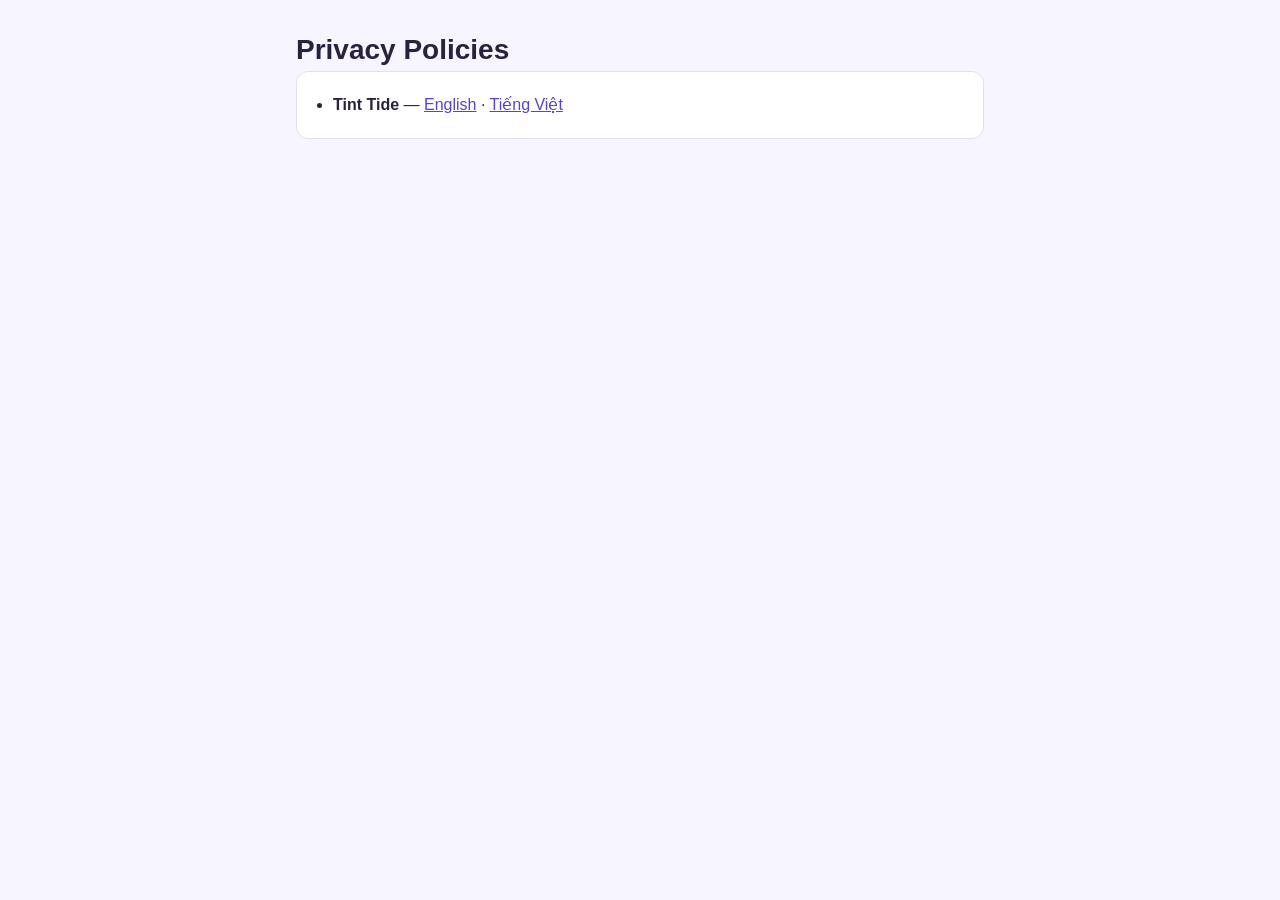
<file: index.html>
<!doctype html>
<html lang="en">
<head>
  <meta charset="utf-8">
  <meta name="viewport" content="width=device-width, initial-scale=1">
  <title>Privacy Policies</title>
  <link rel="stylesheet" href="assets/style.css">
</head>
<body>
<main>
  <h1>Privacy Policies</h1>
  <div class="card">
    <ul>
      <li><strong>Tint Tide</strong> — <a href="tint-tide/en.html" hreflang="en">English</a> · <a href="tint-tide/vi.html" hreflang="vi">Tiếng Việt</a></li>
    </ul>
  </div>
</main>
</body>
</html>
</file>
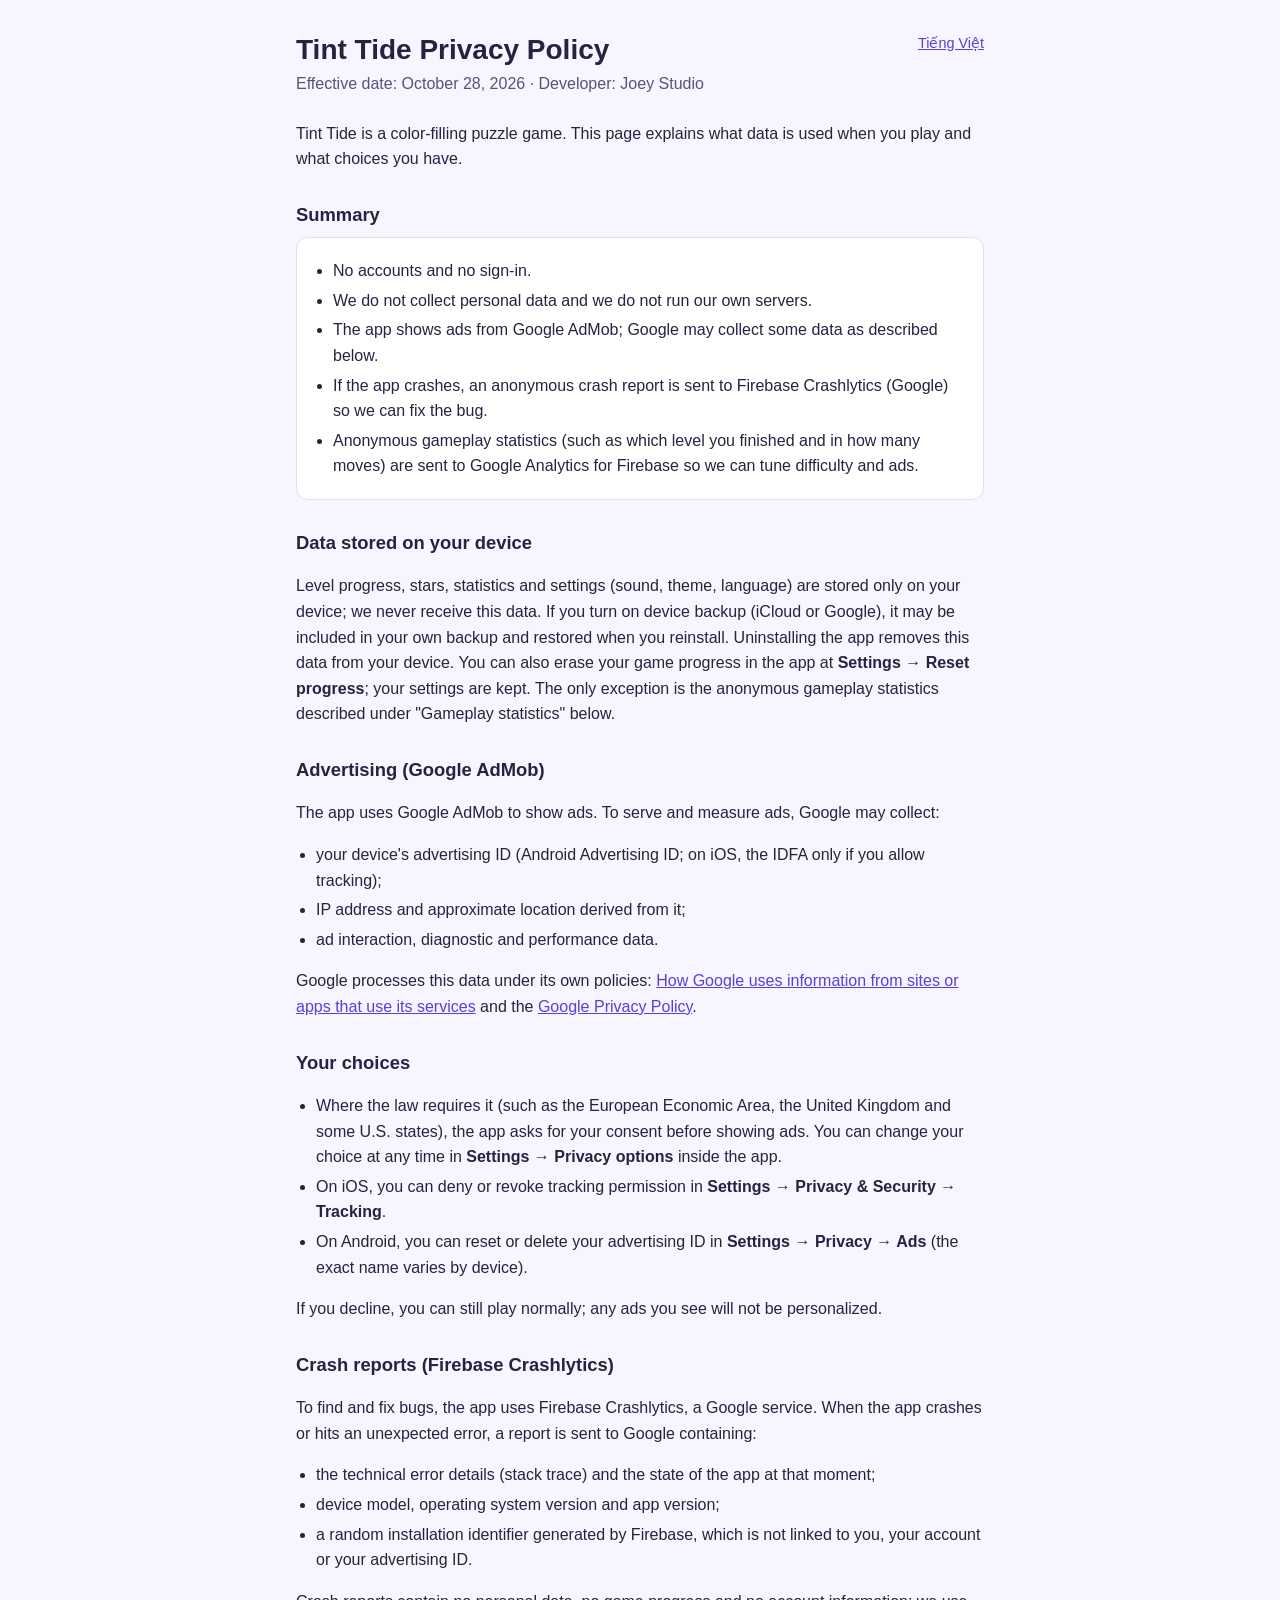
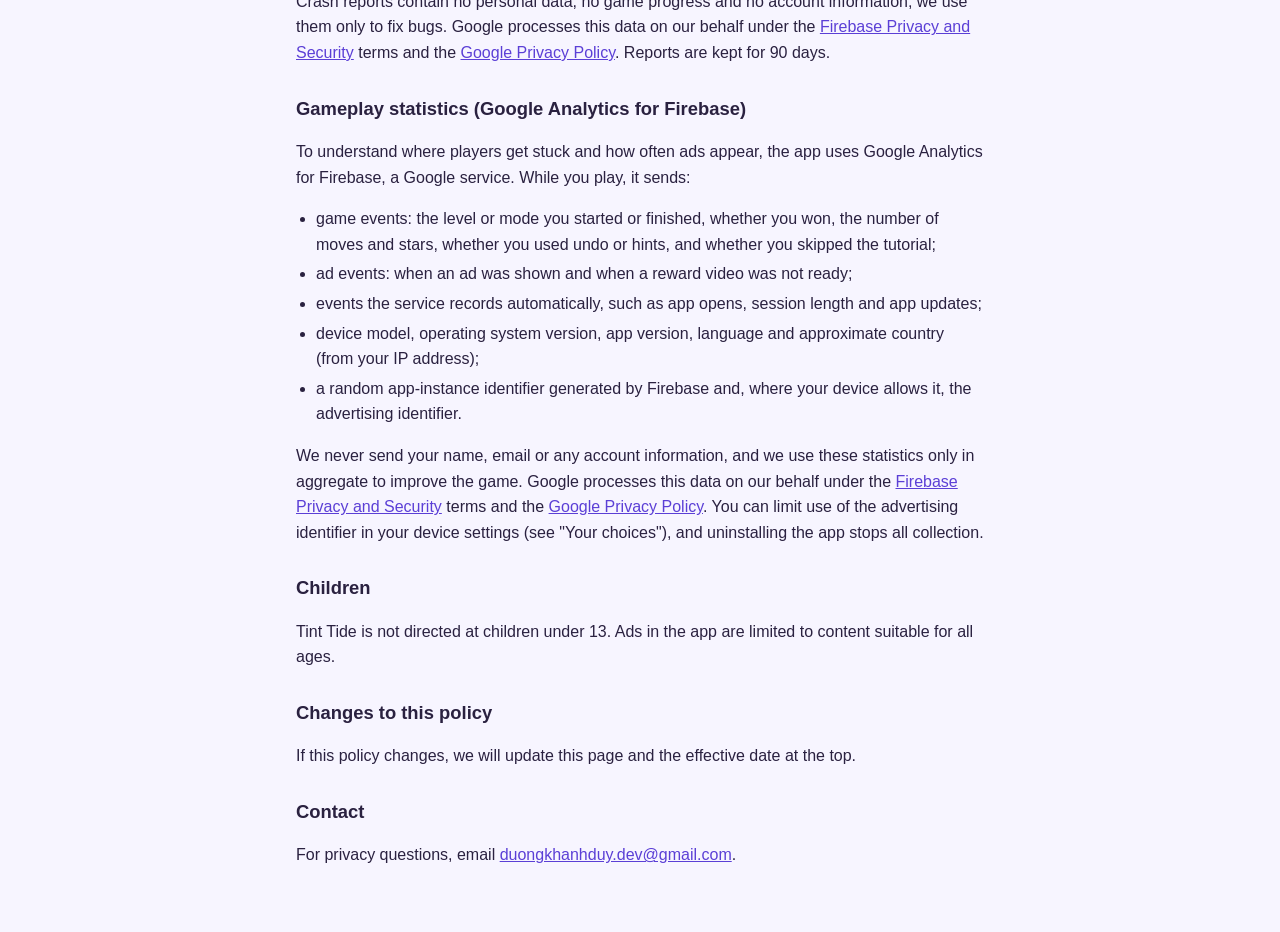
<file: color-flood/index.html>
<!doctype html>
<html lang="en">
<head>
  <meta charset="utf-8">
  <meta name="viewport" content="width=device-width, initial-scale=1">
  <title>Tint Tide Privacy Policy</title>
  <meta http-equiv="refresh" content="0; url=../tint-tide/index.html">
  <link rel="canonical" href="../tint-tide/index.html">
</head>
<body>
  <p><a href="../tint-tide/index.html">Tint Tide Privacy Policy</a></p>
</body>
</html>
</file>
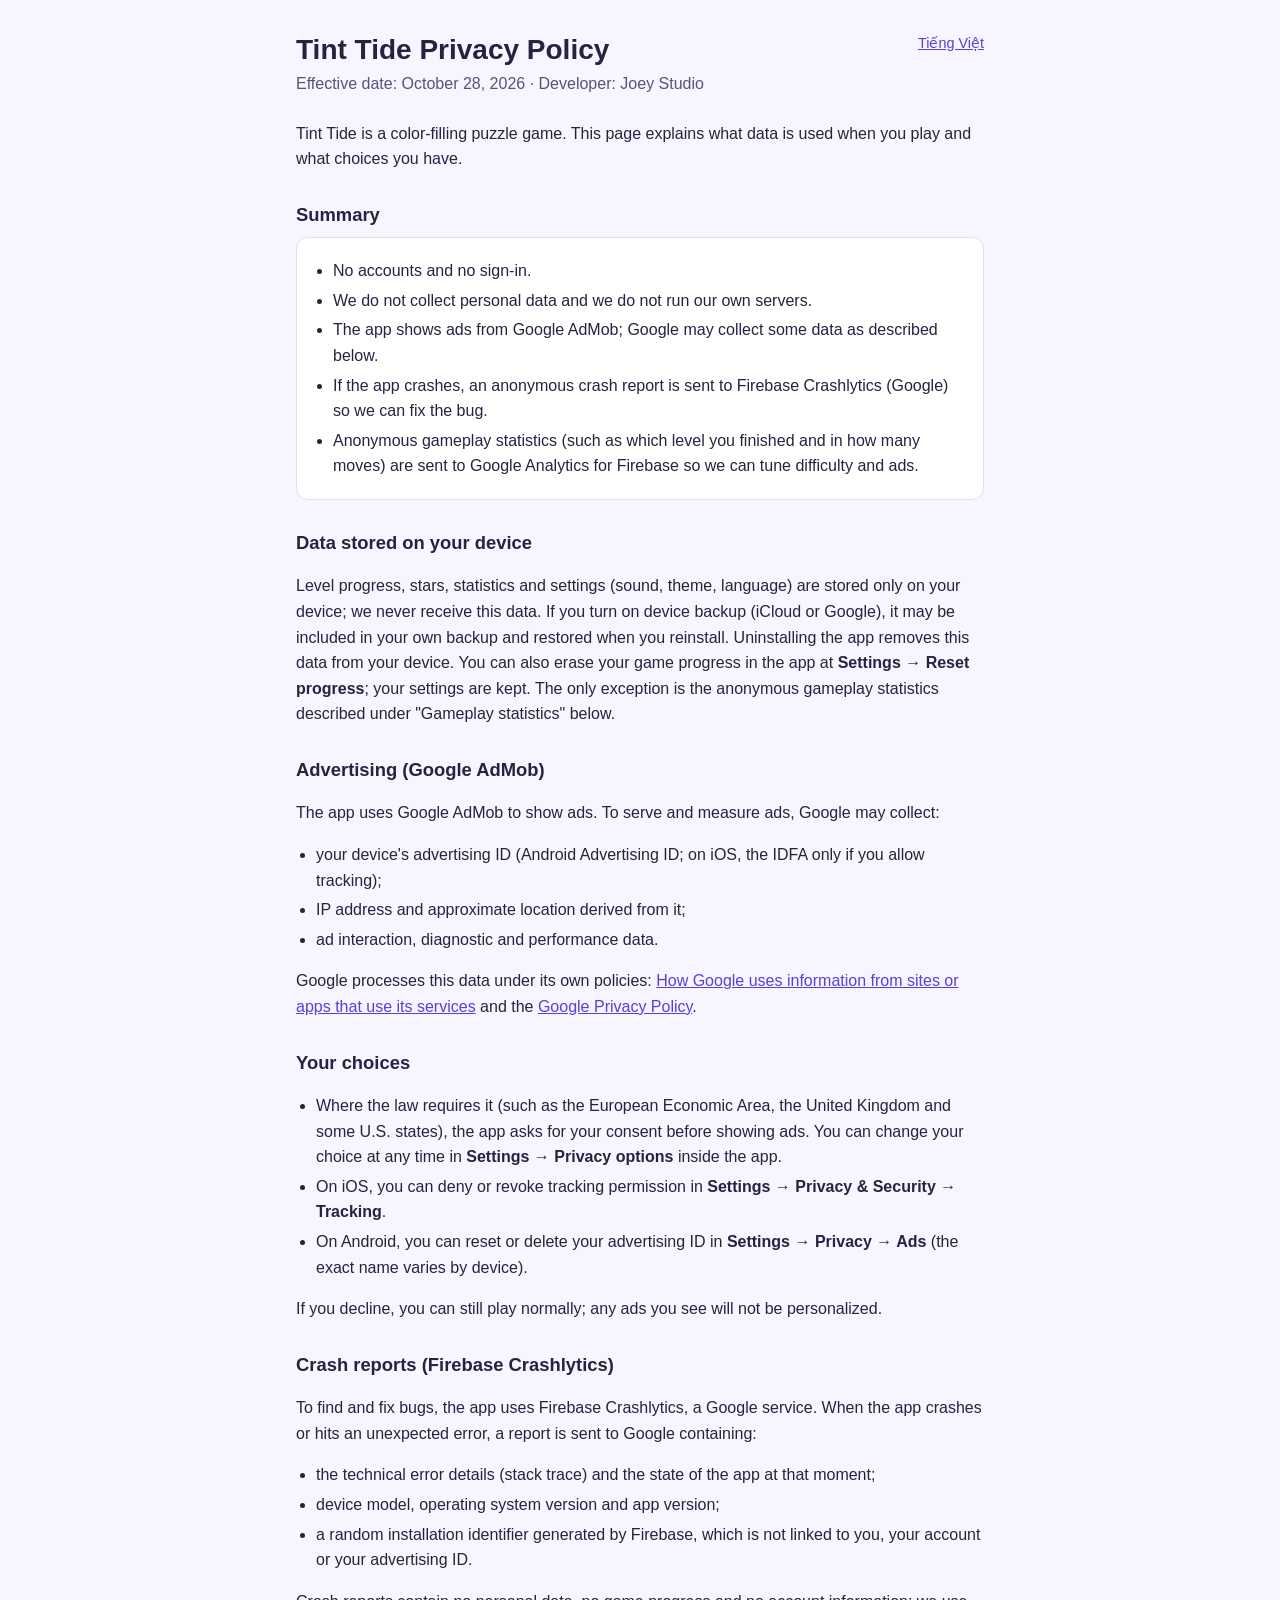
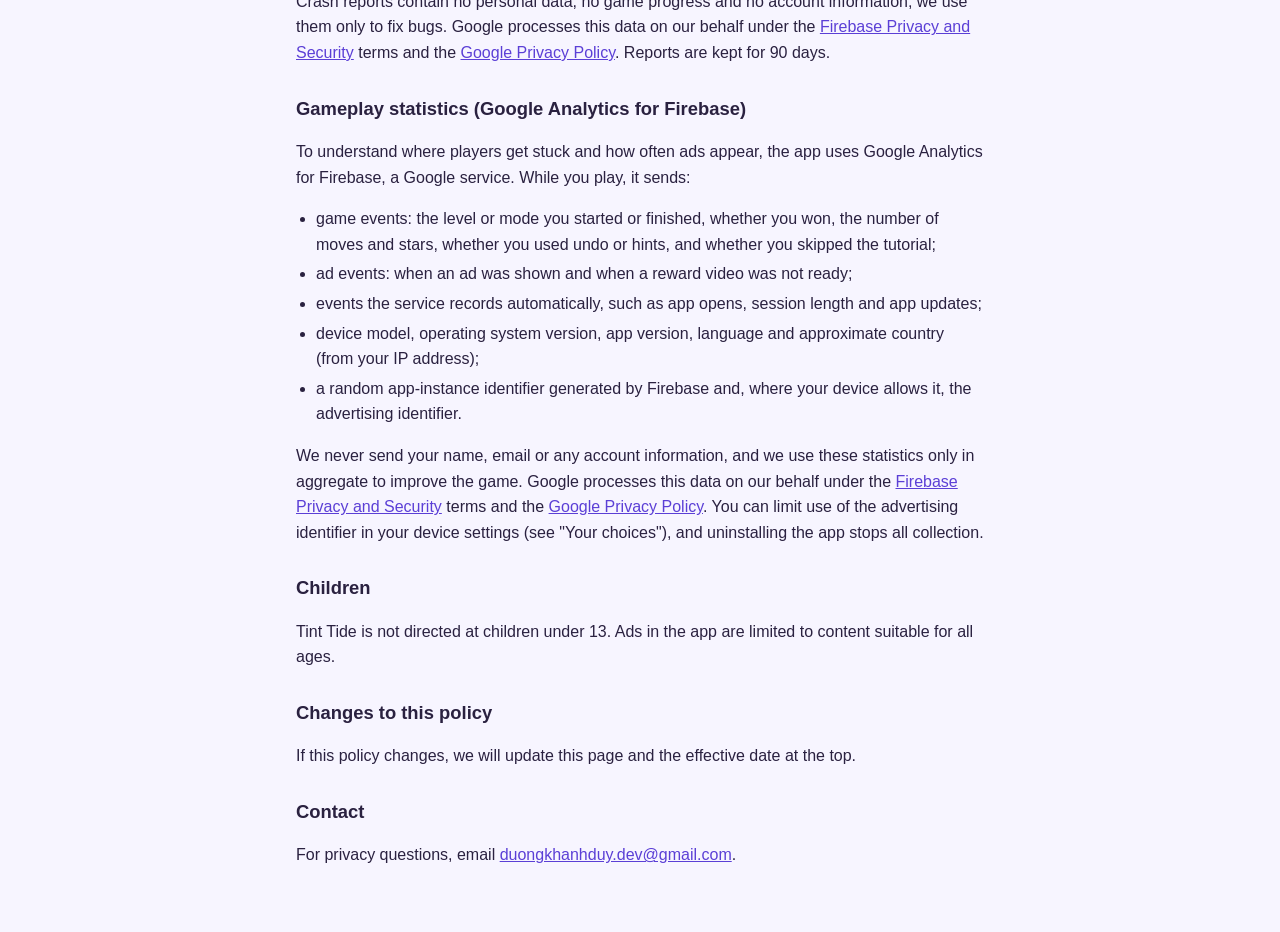
<file: tint-tide/index.html>
<!doctype html>
<html lang="en">
<head>
  <meta charset="utf-8">
  <meta name="viewport" content="width=device-width, initial-scale=1">
  <title>Tint Tide Privacy Policy</title>
  <meta http-equiv="refresh" content="0; url=en.html">
  <link rel="canonical" href="en.html">
</head>
<body>
  <p><a href="en.html">Tint Tide Privacy Policy</a></p>
</body>
</html>
</file>
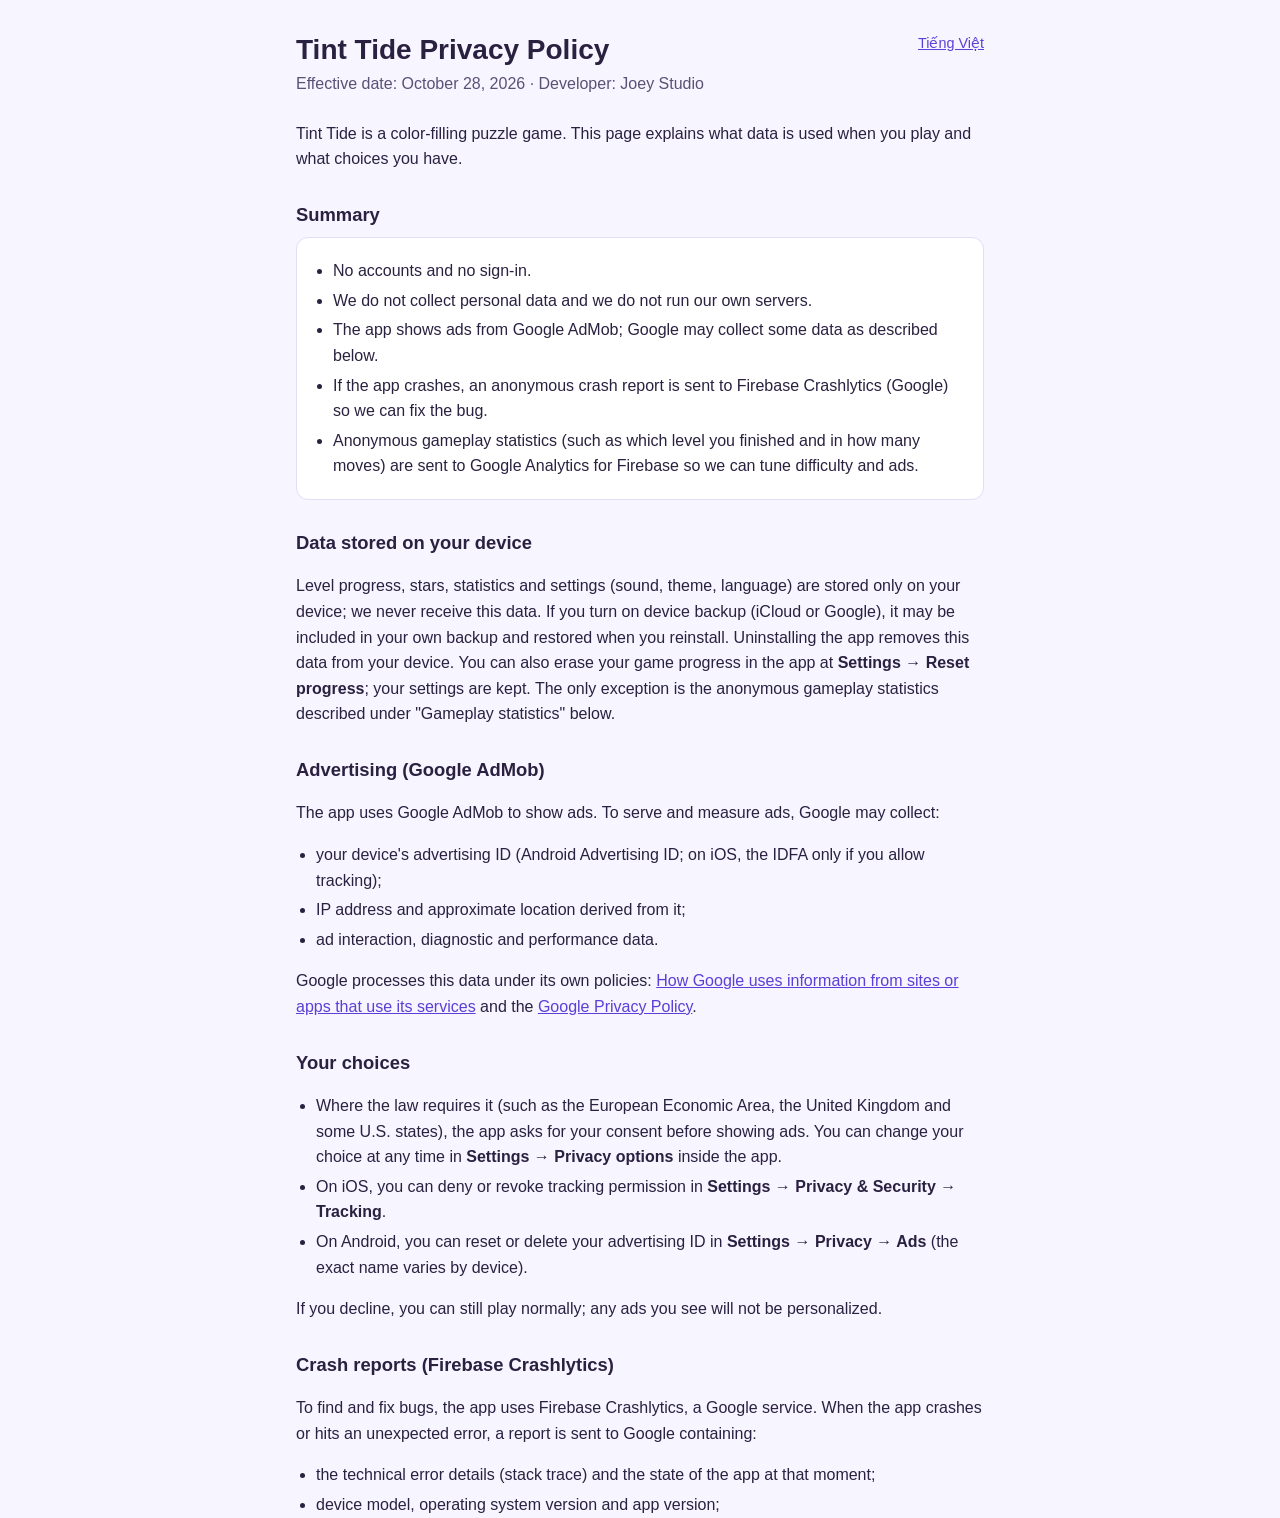
<file: en.html>
<!doctype html>
<html lang="en">
<head>
  <meta charset="utf-8">
  <meta name="viewport" content="width=device-width, initial-scale=1">
  <title>Tint Tide Privacy Policy</title>
  <meta http-equiv="refresh" content="0; url=tint-tide/en.html">
  <link rel="canonical" href="tint-tide/en.html">
</head>
<body>
  <p><a href="tint-tide/en.html">Tint Tide Privacy Policy</a></p>
</body>
</html>
</file>
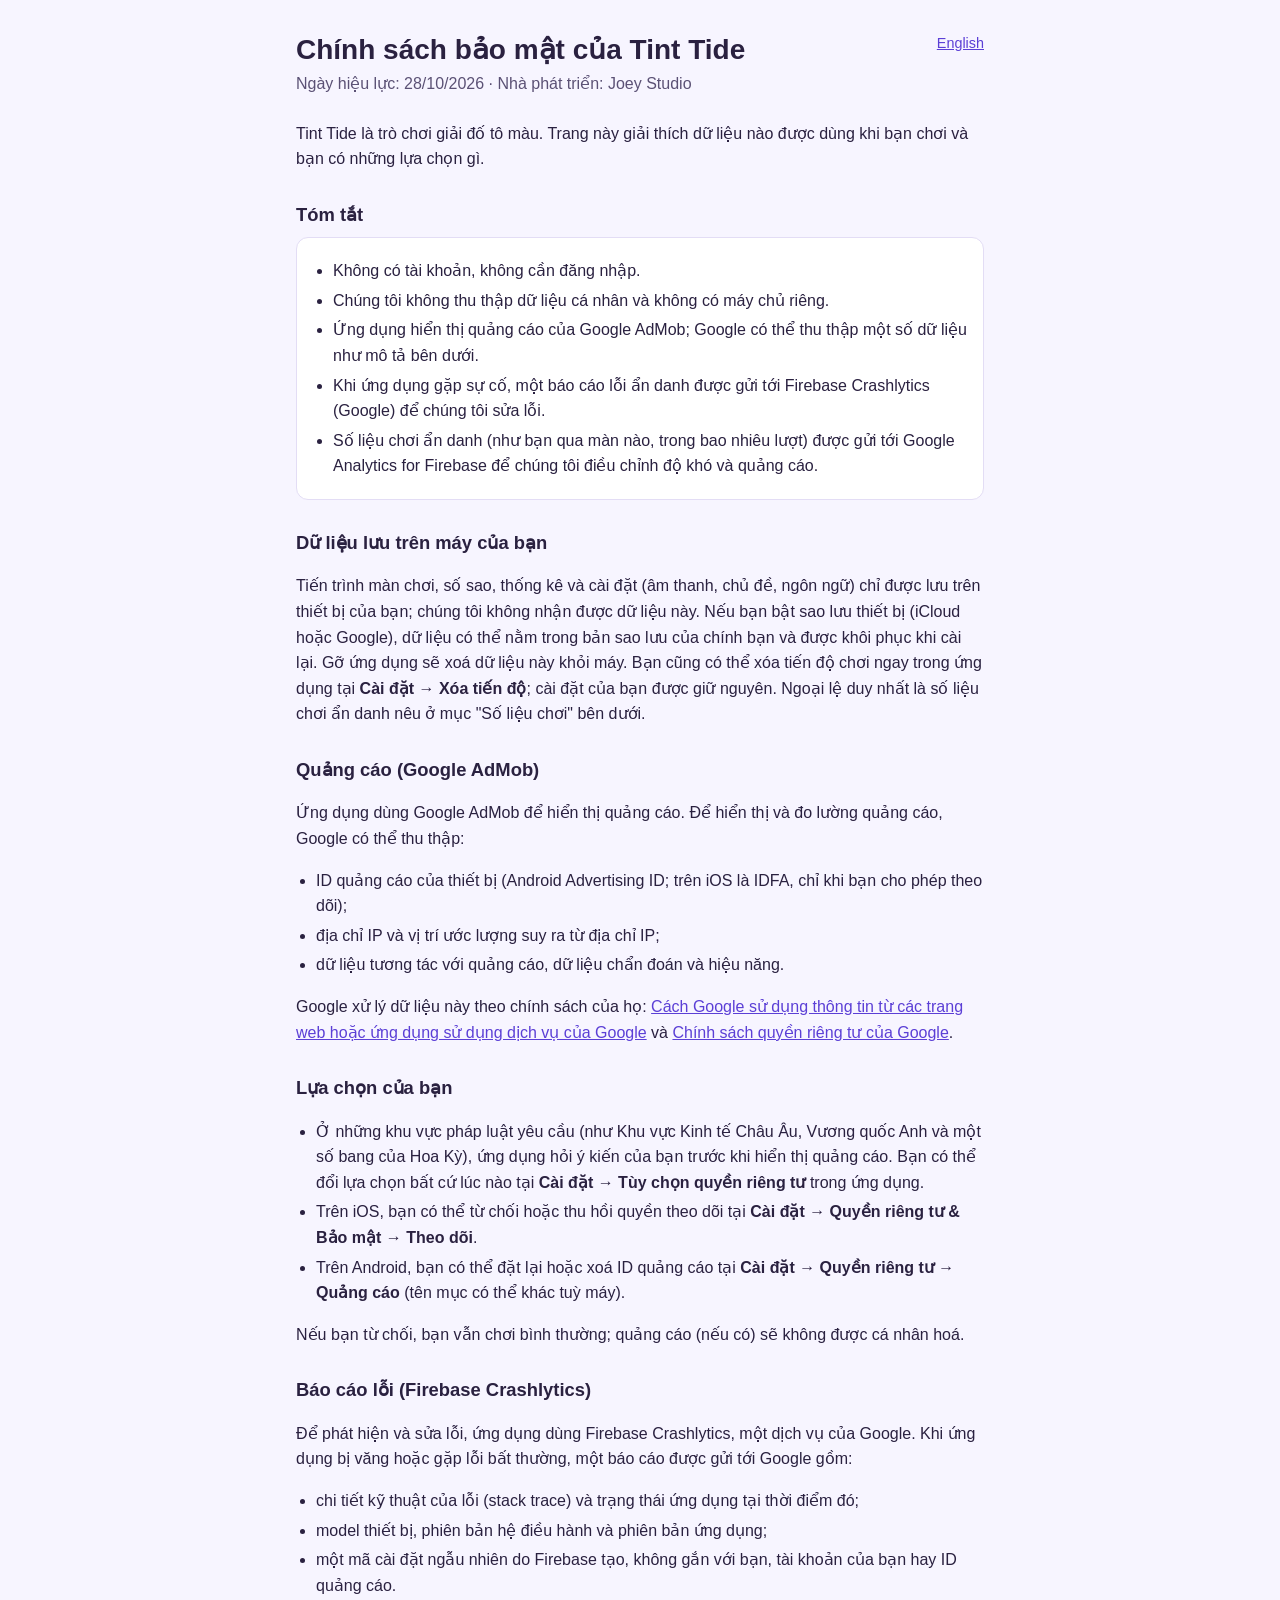
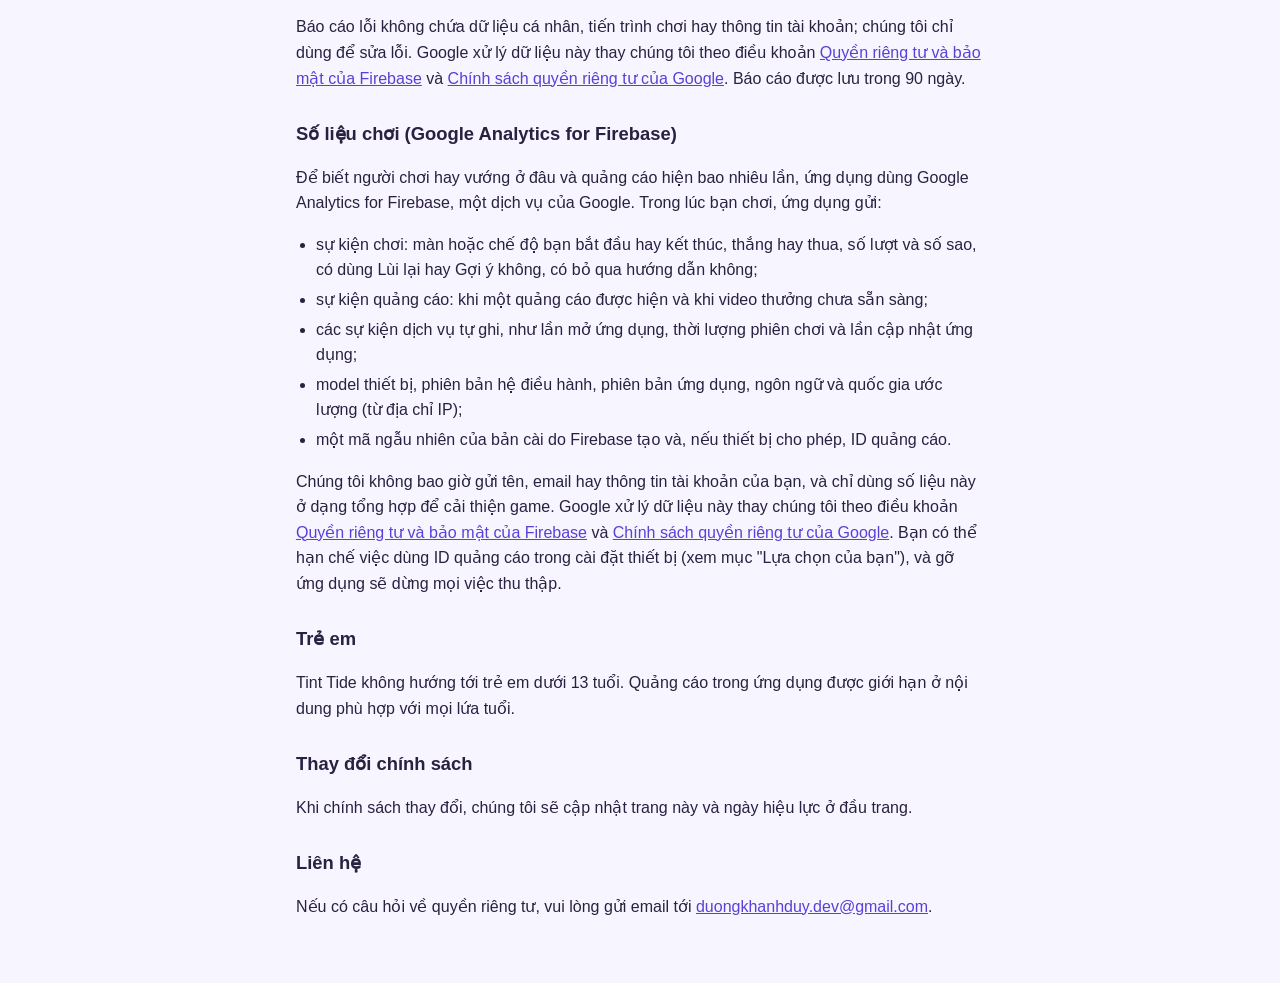
<file: vi.html>
<!doctype html>
<html lang="en">
<head>
  <meta charset="utf-8">
  <meta name="viewport" content="width=device-width, initial-scale=1">
  <title>Tint Tide Privacy Policy</title>
  <meta http-equiv="refresh" content="0; url=tint-tide/vi.html">
  <link rel="canonical" href="tint-tide/vi.html">
</head>
<body>
  <p><a href="tint-tide/vi.html">Tint Tide Privacy Policy</a></p>
</body>
</html>
</file>
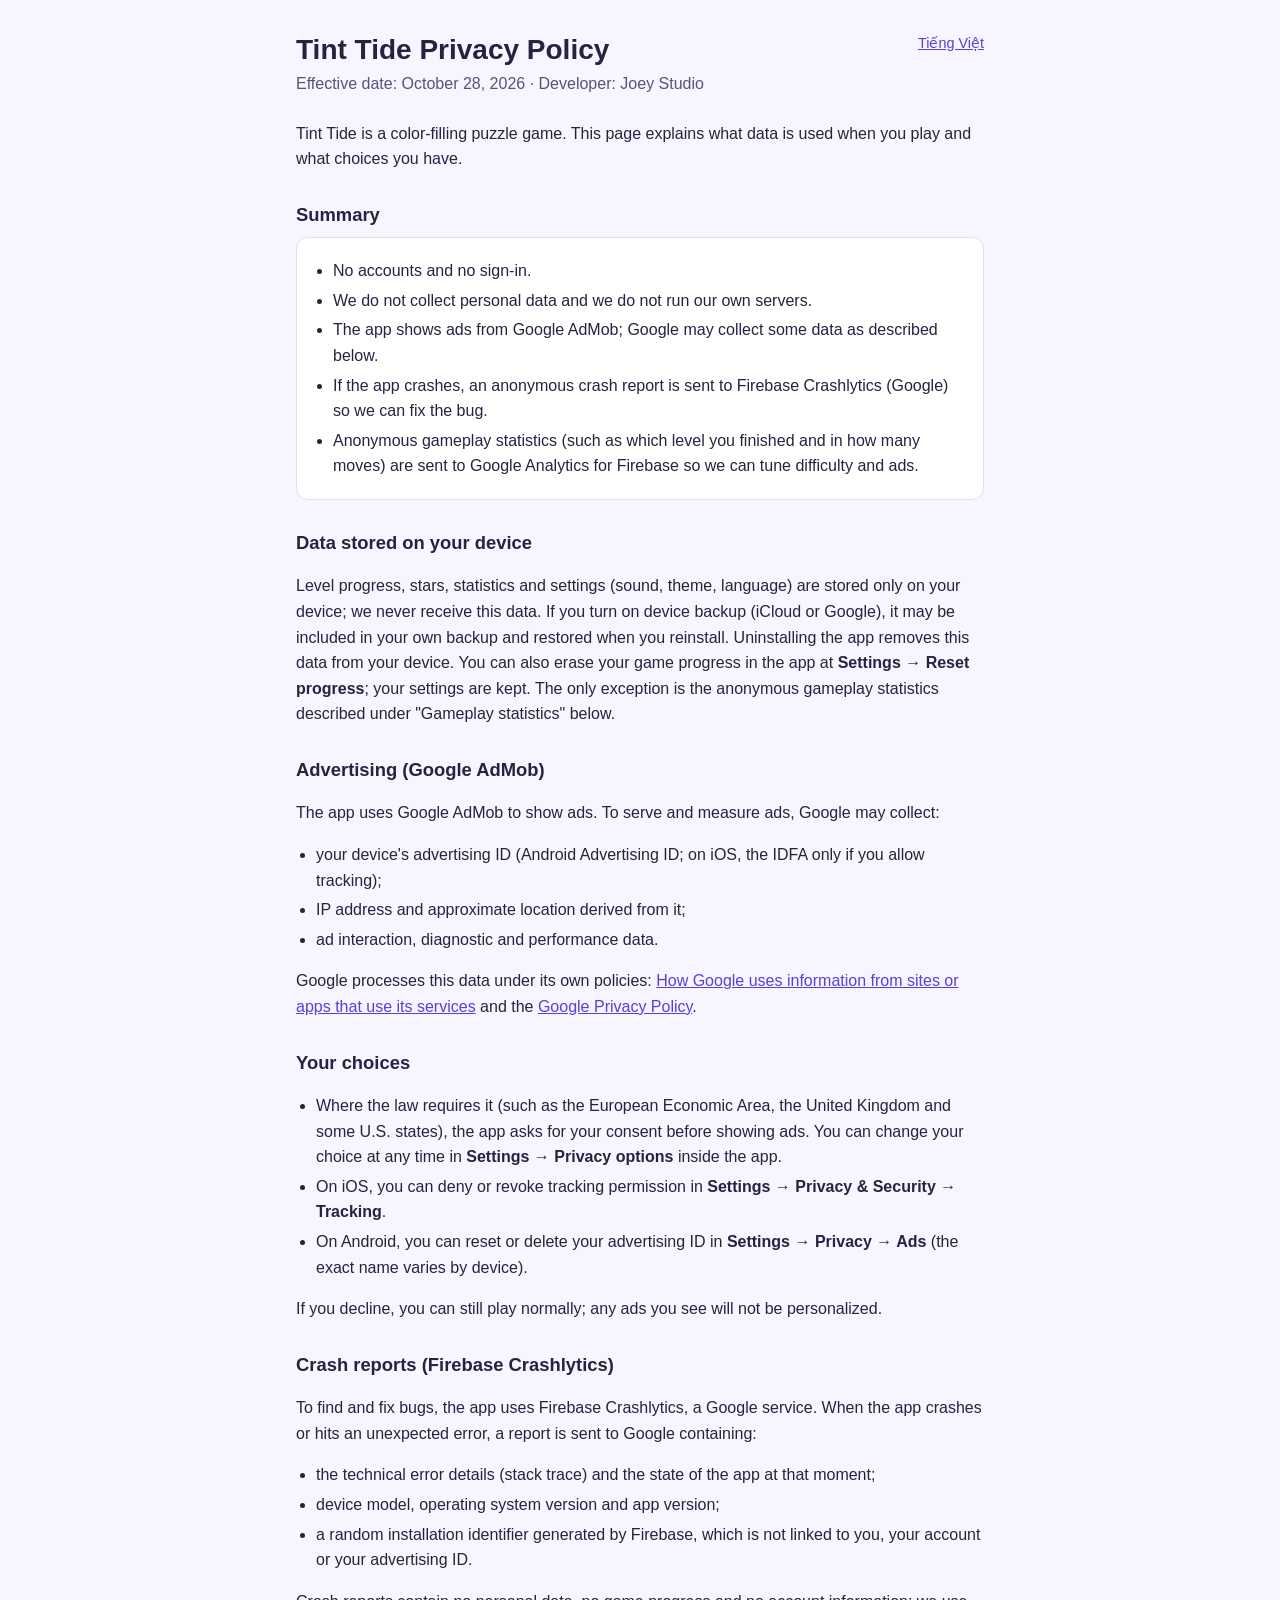
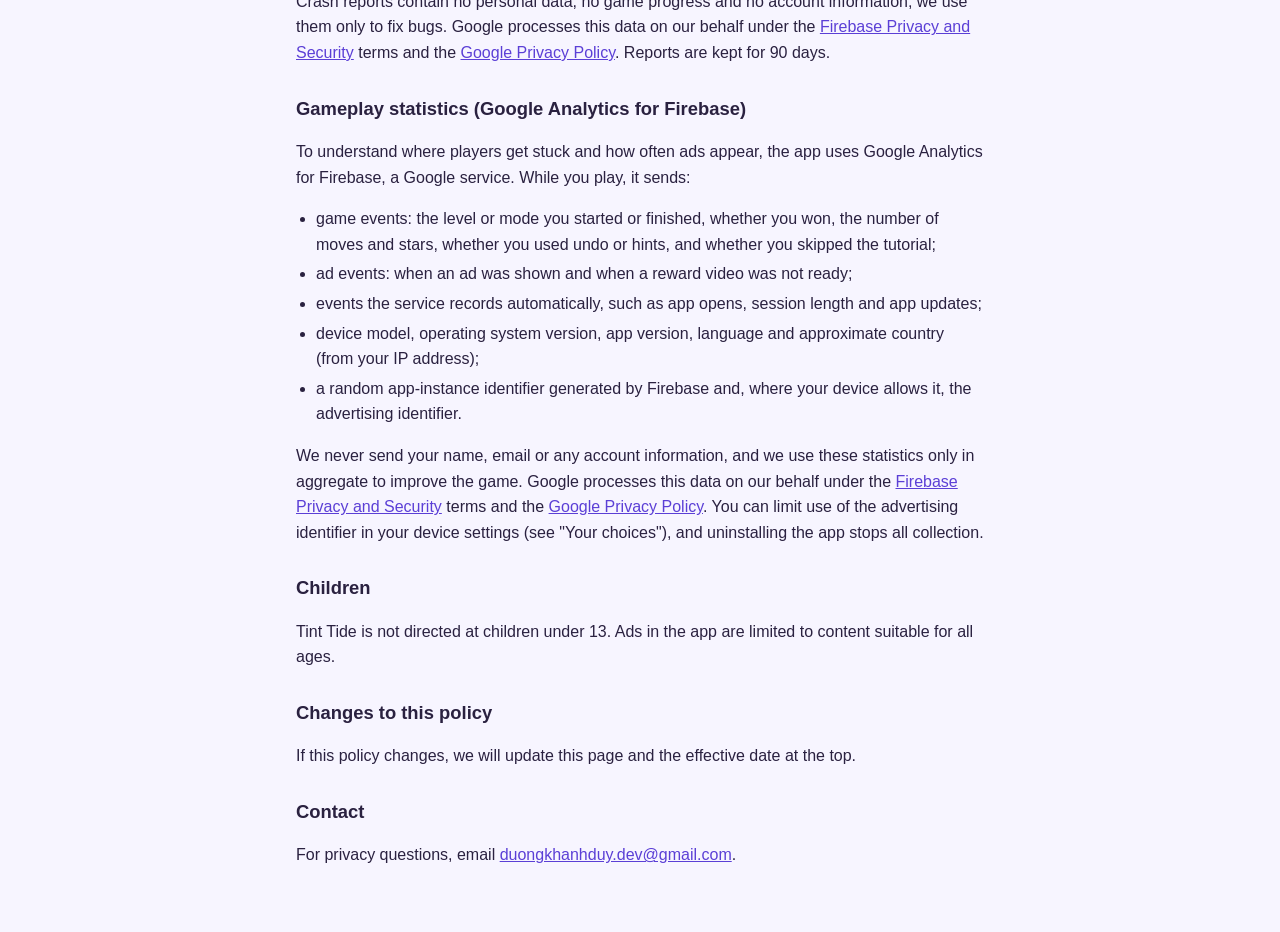
<file: color-flood/en.html>
<!doctype html>
<html lang="en">
<head>
  <meta charset="utf-8">
  <meta name="viewport" content="width=device-width, initial-scale=1">
  <title>Tint Tide Privacy Policy</title>
  <meta http-equiv="refresh" content="0; url=../tint-tide/en.html">
  <link rel="canonical" href="../tint-tide/en.html">
</head>
<body>
  <p><a href="../tint-tide/en.html">Tint Tide Privacy Policy</a></p>
</body>
</html>
</file>
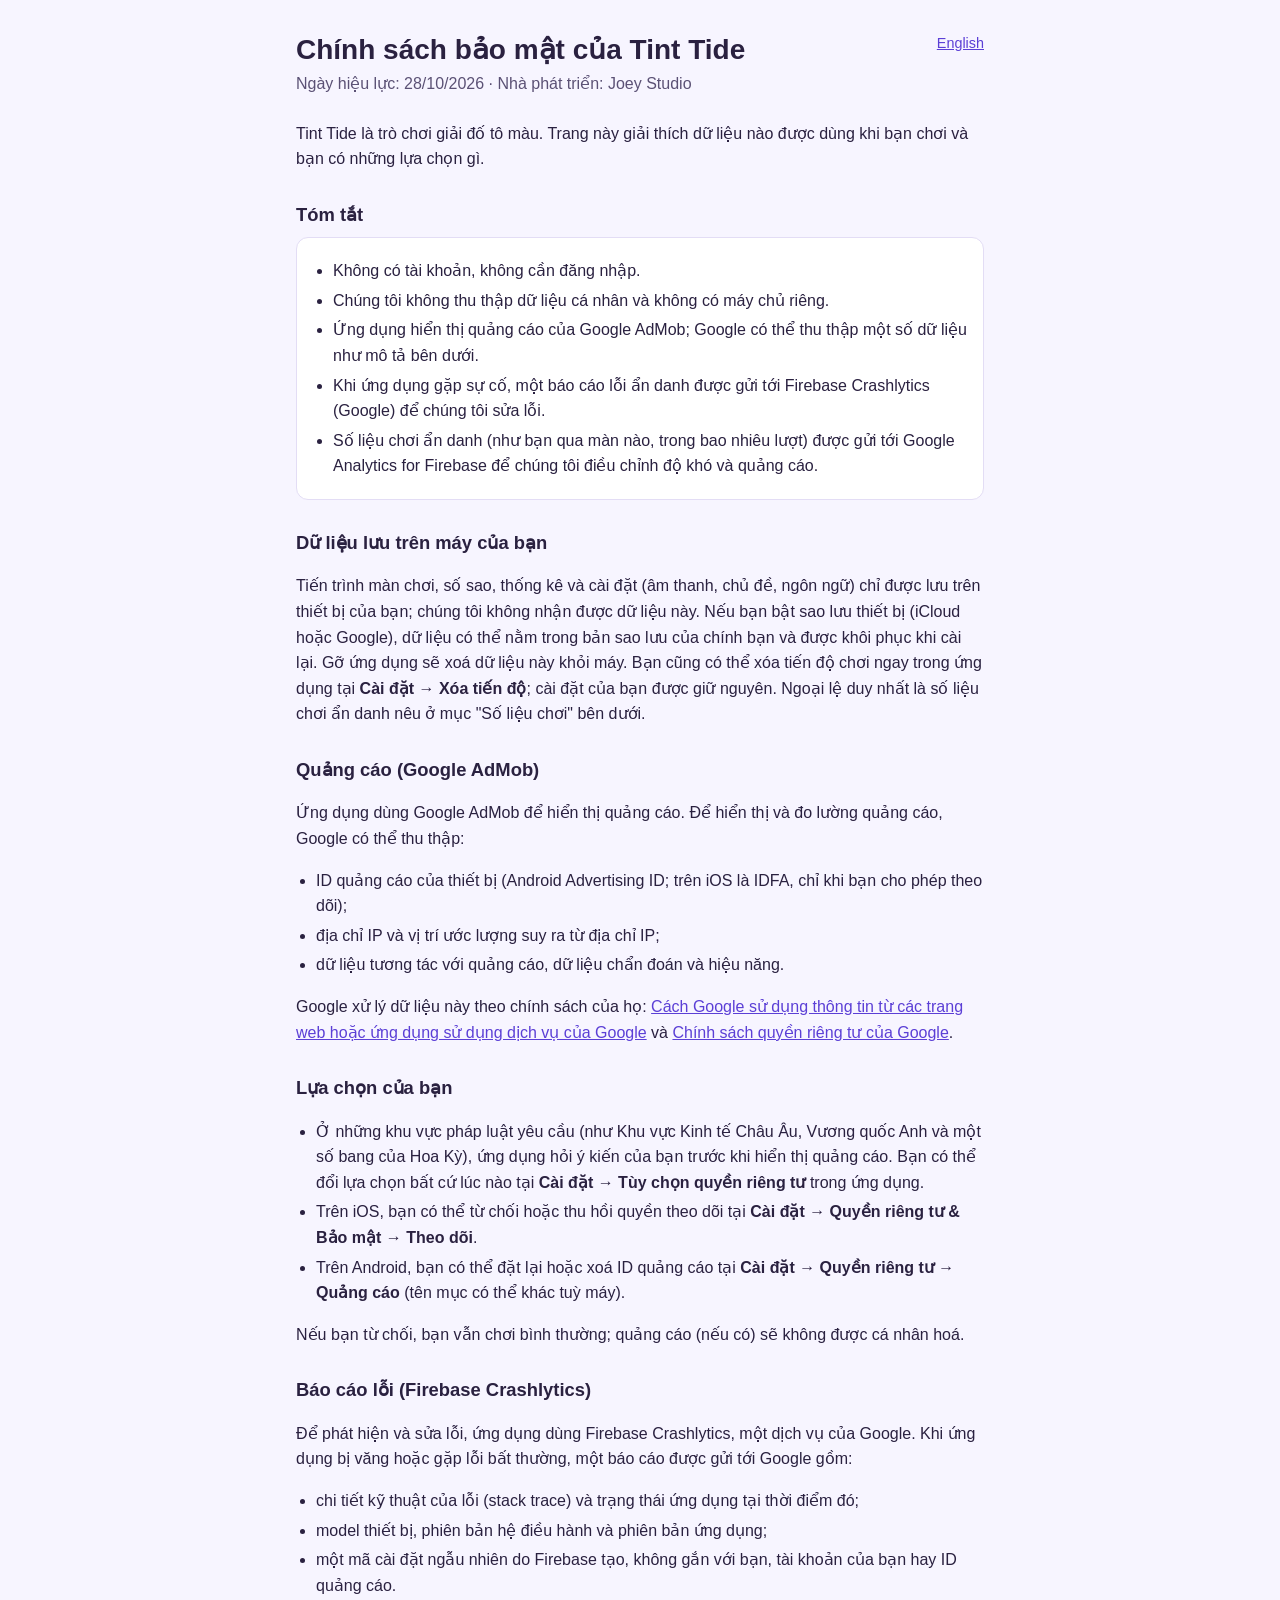
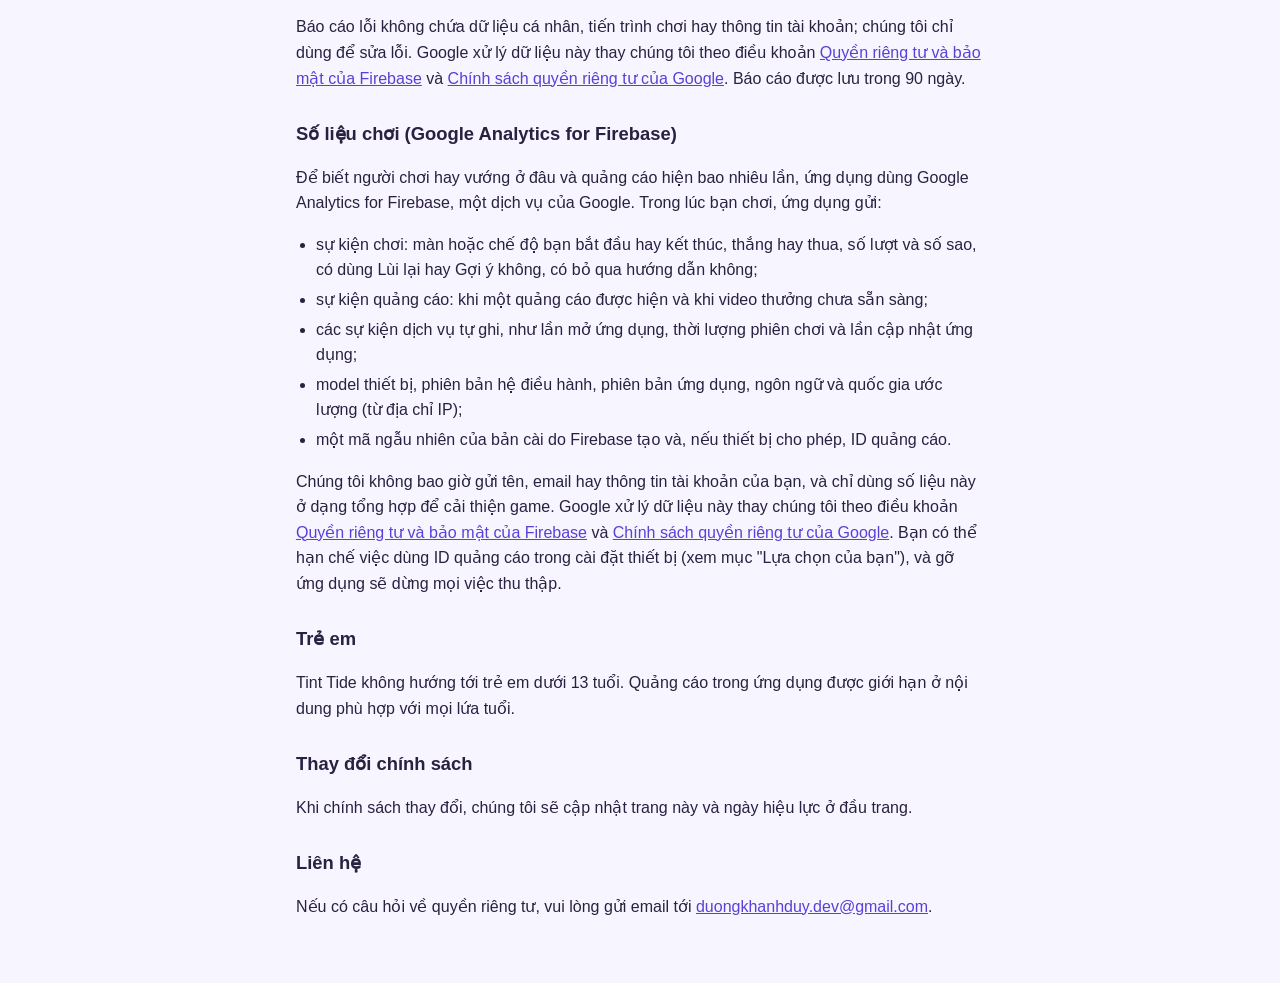
<file: color-flood/vi.html>
<!doctype html>
<html lang="en">
<head>
  <meta charset="utf-8">
  <meta name="viewport" content="width=device-width, initial-scale=1">
  <title>Tint Tide Privacy Policy</title>
  <meta http-equiv="refresh" content="0; url=../tint-tide/vi.html">
  <link rel="canonical" href="../tint-tide/vi.html">
</head>
<body>
  <p><a href="../tint-tide/vi.html">Tint Tide Privacy Policy</a></p>
</body>
</html>
</file>
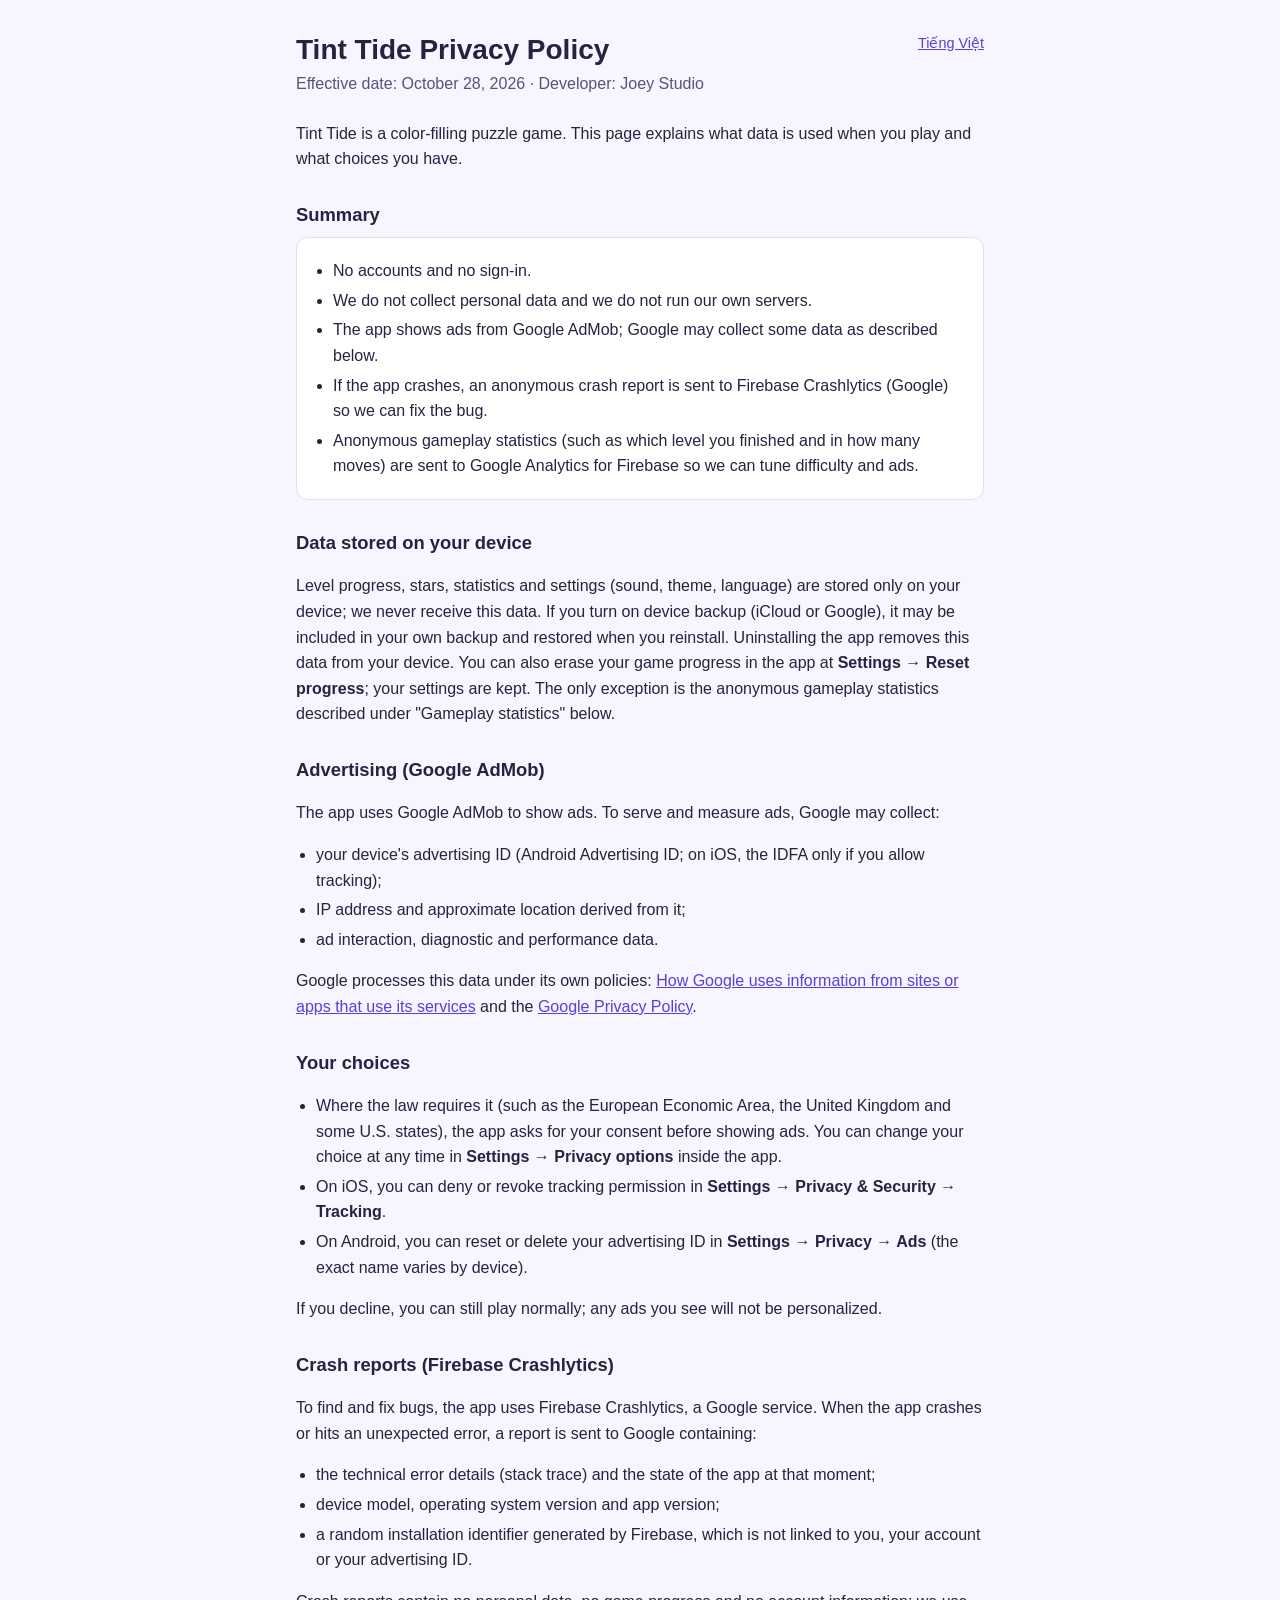
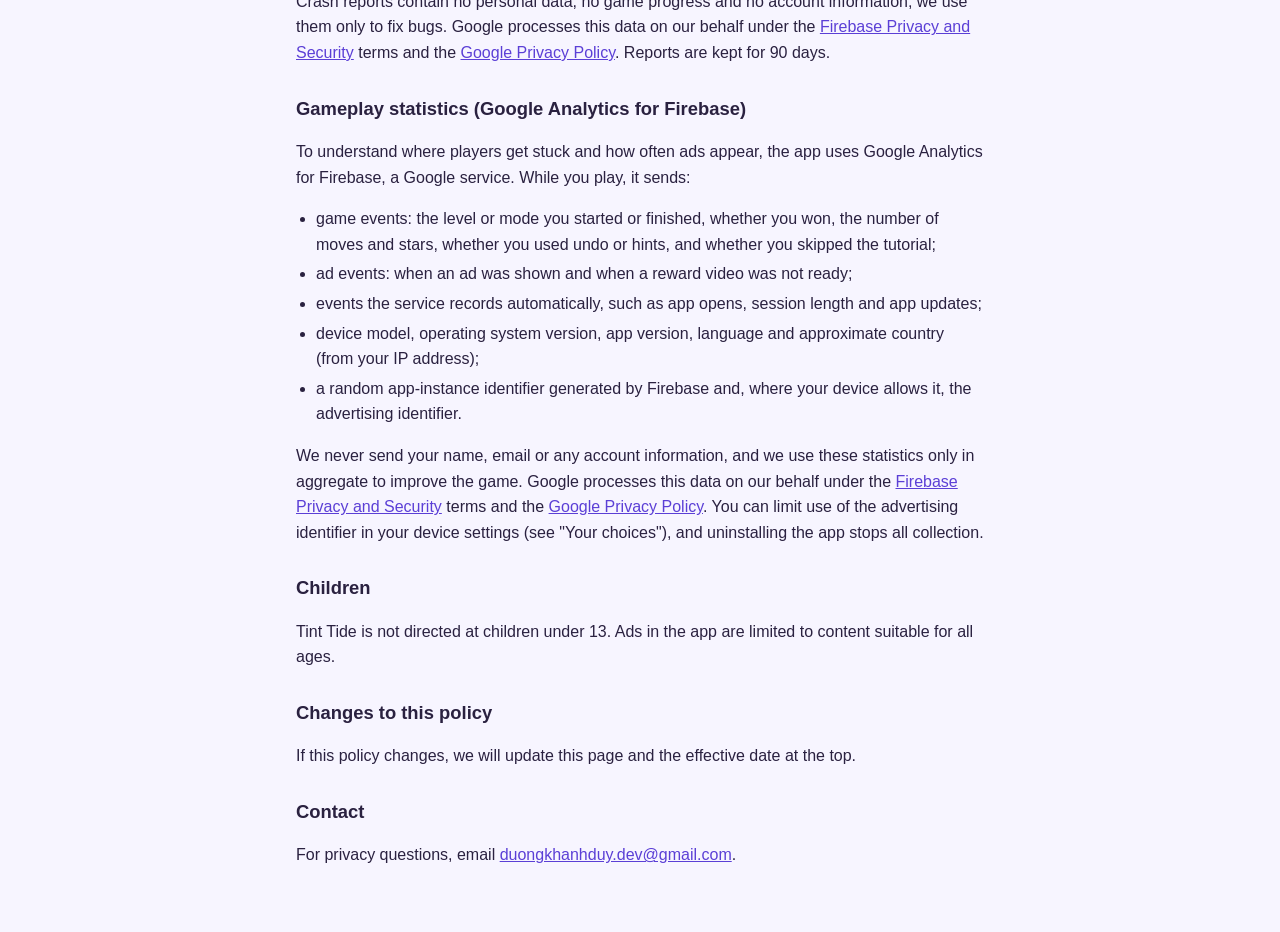
<file: tint-tide/en.html>
<!doctype html>
<html lang="en">
<head>
  <meta charset="utf-8">
  <meta name="viewport" content="width=device-width, initial-scale=1">
  <title>Privacy Policy – Tint Tide</title>
  <link rel="stylesheet" href="../assets/style.css">
</head>
<body>
<main>
  <span class="lang"><a href="vi.html" hreflang="vi">Tiếng Việt</a></span>
  <h1>Tint Tide Privacy Policy</h1>
  <p class="meta">Effective date: October 28, 2026 · Developer: Joey Studio</p>

  <p>Tint Tide is a color-filling puzzle game. This page explains what data is used when you play and what choices you have.</p>

  <h2>Summary</h2>
  <div class="card">
    <ul>
      <li>No accounts and no sign-in.</li>
      <li>We do not collect personal data and we do not run our own servers.</li>
      <li>The app shows ads from Google AdMob; Google may collect some data as described below.</li>
      <li>If the app crashes, an anonymous crash report is sent to Firebase Crashlytics (Google) so we can fix the bug.</li>
      <li>Anonymous gameplay statistics (such as which level you finished and in how many moves) are sent to Google Analytics for Firebase so we can tune difficulty and ads.</li>
    </ul>
  </div>

  <h2>Data stored on your device</h2>
  <p>Level progress, stars, statistics and settings (sound, theme, language) are stored only on your device; we never receive this data. If you turn on device backup (iCloud or Google), it may be included in your own backup and restored when you reinstall. Uninstalling the app removes this data from your device. You can also erase your game progress in the app at <strong>Settings → Reset progress</strong>; your settings are kept. The only exception is the anonymous gameplay statistics described under "Gameplay statistics" below.</p>

  <h2>Advertising (Google AdMob)</h2>
  <p>The app uses Google AdMob to show ads. To serve and measure ads, Google may collect:</p>
  <ul>
    <li>your device's advertising ID (Android Advertising ID; on iOS, the IDFA only if you allow tracking);</li>
    <li>IP address and approximate location derived from it;</li>
    <li>ad interaction, diagnostic and performance data.</li>
  </ul>
  <p>Google processes this data under its own policies: <a href="https://policies.google.com/technologies/partner-sites">How Google uses information from sites or apps that use its services</a> and the <a href="https://policies.google.com/privacy">Google Privacy Policy</a>.</p>

  <h2>Your choices</h2>
  <ul>
    <li>Where the law requires it (such as the European Economic Area, the United Kingdom and some U.S. states), the app asks for your consent before showing ads. You can change your choice at any time in <strong>Settings → Privacy options</strong> inside the app.</li>
    <li>On iOS, you can deny or revoke tracking permission in <strong>Settings → Privacy &amp; Security → Tracking</strong>.</li>
    <li>On Android, you can reset or delete your advertising ID in <strong>Settings → Privacy → Ads</strong> (the exact name varies by device).</li>
  </ul>
  <p>If you decline, you can still play normally; any ads you see will not be personalized.</p>

  <h2>Crash reports (Firebase Crashlytics)</h2>
  <p>To find and fix bugs, the app uses Firebase Crashlytics, a Google service. When the app crashes or hits an unexpected error, a report is sent to Google containing:</p>
  <ul>
    <li>the technical error details (stack trace) and the state of the app at that moment;</li>
    <li>device model, operating system version and app version;</li>
    <li>a random installation identifier generated by Firebase, which is not linked to you, your account or your advertising ID.</li>
  </ul>
  <p>Crash reports contain no personal data, no game progress and no account information; we use them only to fix bugs. Google processes this data on our behalf under the <a href="https://firebase.google.com/support/privacy">Firebase Privacy and Security</a> terms and the <a href="https://policies.google.com/privacy">Google Privacy Policy</a>. Reports are kept for 90 days.</p>

  <h2>Gameplay statistics (Google Analytics for Firebase)</h2>
  <p>To understand where players get stuck and how often ads appear, the app uses Google Analytics for Firebase, a Google service. While you play, it sends:</p>
  <ul>
    <li>game events: the level or mode you started or finished, whether you won, the number of moves and stars, whether you used undo or hints, and whether you skipped the tutorial;</li>
    <li>ad events: when an ad was shown and when a reward video was not ready;</li>
    <li>events the service records automatically, such as app opens, session length and app updates;</li>
    <li>device model, operating system version, app version, language and approximate country (from your IP address);</li>
    <li>a random app-instance identifier generated by Firebase and, where your device allows it, the advertising identifier.</li>
  </ul>
  <p>We never send your name, email or any account information, and we use these statistics only in aggregate to improve the game. Google processes this data on our behalf under the <a href="https://firebase.google.com/support/privacy">Firebase Privacy and Security</a> terms and the <a href="https://policies.google.com/privacy">Google Privacy Policy</a>. You can limit use of the advertising identifier in your device settings (see "Your choices"), and uninstalling the app stops all collection.</p>

  <h2>Children</h2>
  <p>Tint Tide is not directed at children under 13. Ads in the app are limited to content suitable for all ages.</p>

  <h2>Changes to this policy</h2>
  <p>If this policy changes, we will update this page and the effective date at the top.</p>

  <h2>Contact</h2>
  <p>For privacy questions, email <a href="mailto:duongkhanhduy.dev@gmail.com">duongkhanhduy.dev@gmail.com</a>.</p>
</main>
</body>
</html>
</file>
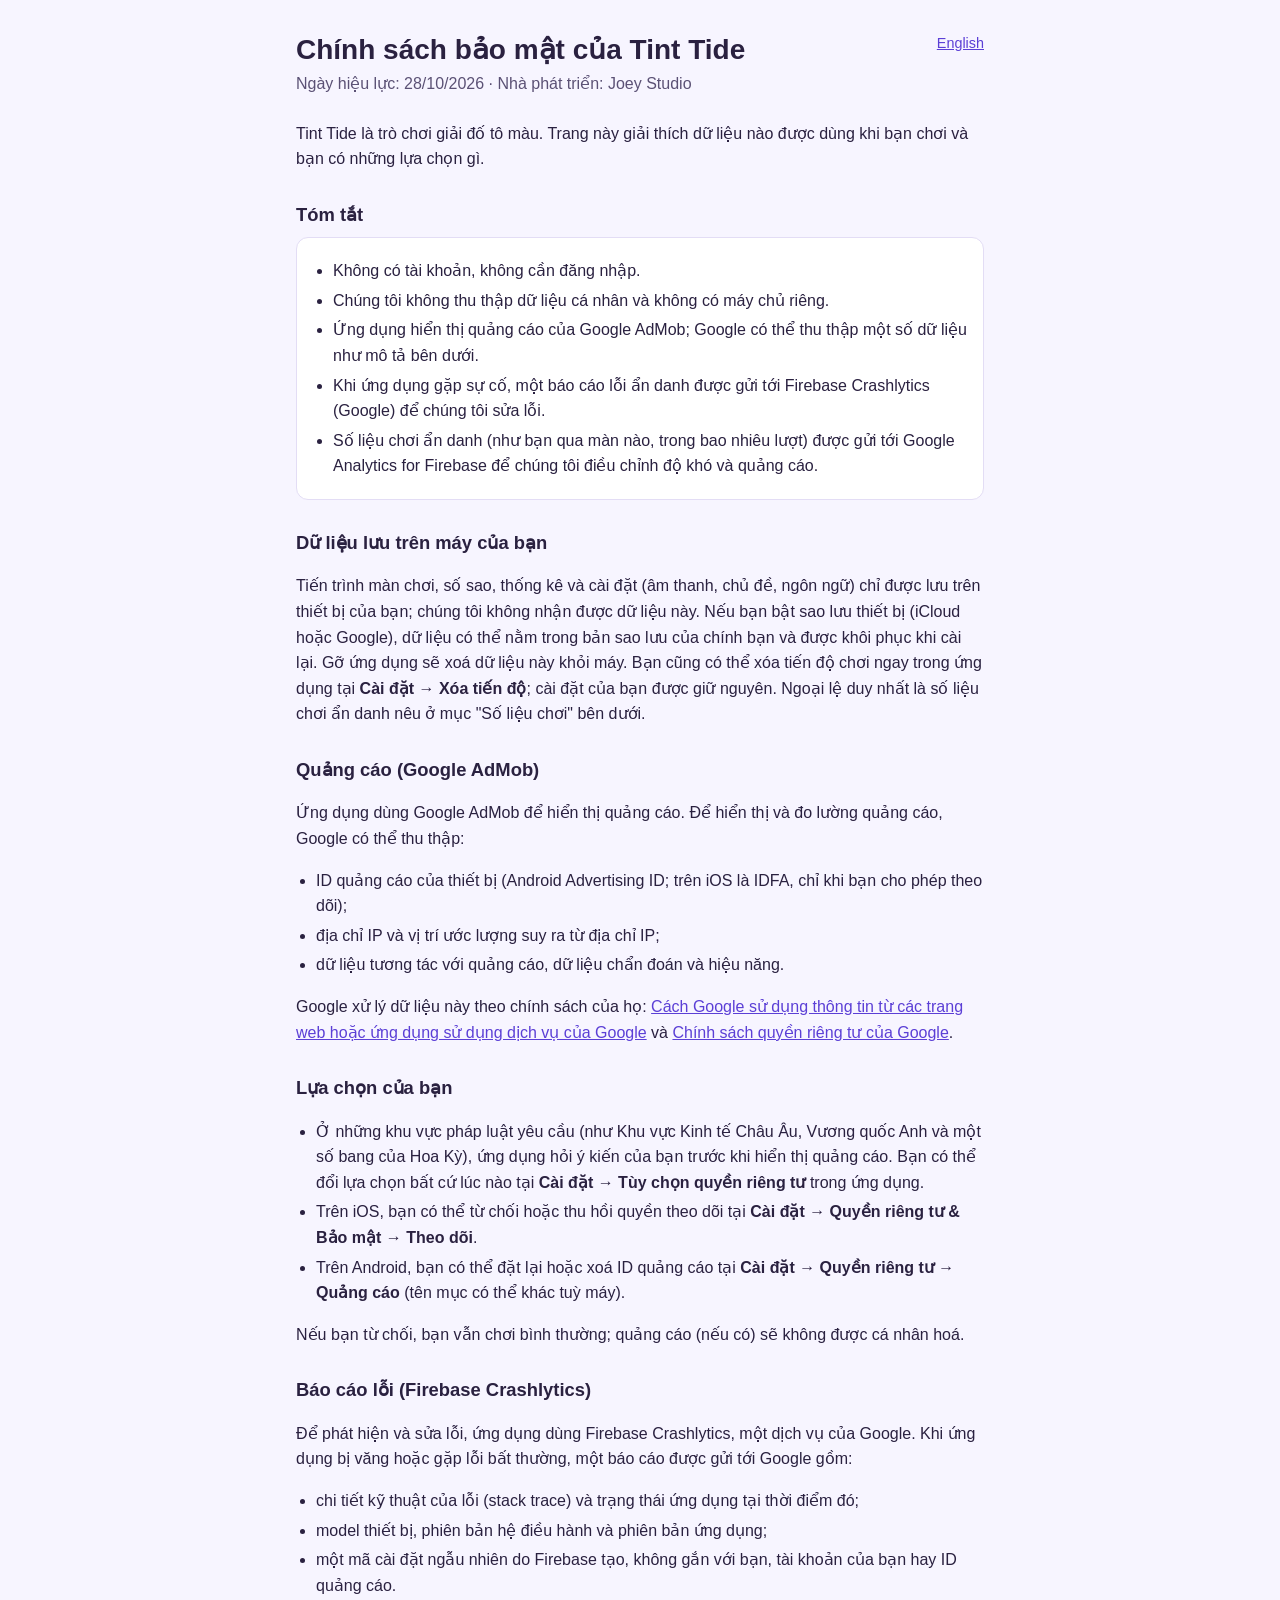
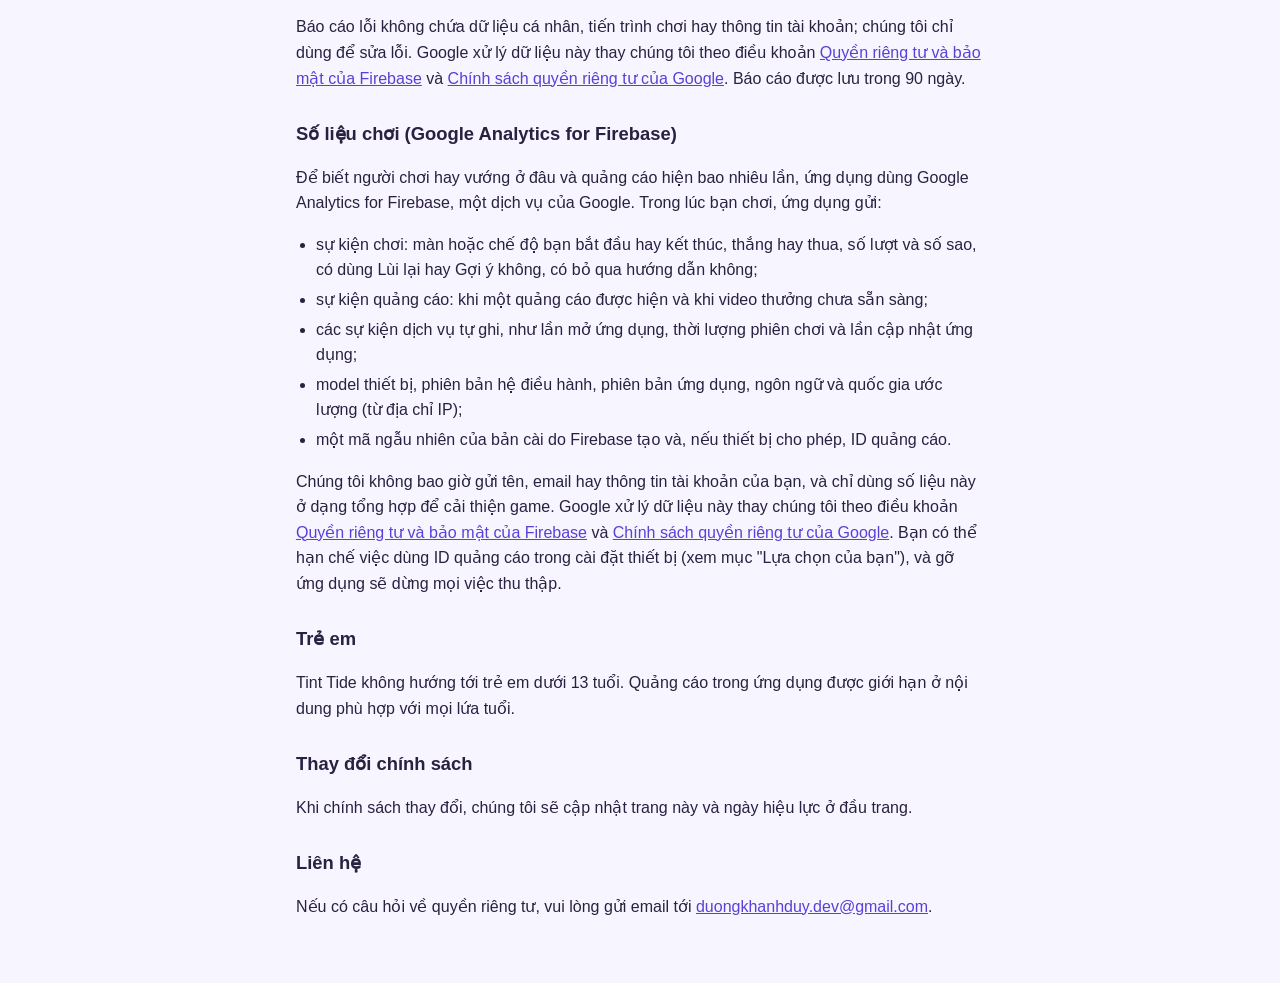
<file: tint-tide/vi.html>
<!doctype html>
<html lang="vi">
<head>
  <meta charset="utf-8">
  <meta name="viewport" content="width=device-width, initial-scale=1">
  <title>Chính sách bảo mật – Tint Tide</title>
  <link rel="stylesheet" href="../assets/style.css">
</head>
<body>
<main>
  <span class="lang"><a href="en.html" hreflang="en">English</a></span>
  <h1>Chính sách bảo mật của Tint Tide</h1>
  <p class="meta">Ngày hiệu lực: 28/10/2026 · Nhà phát triển: Joey Studio</p>

  <p>Tint Tide là trò chơi giải đố tô màu. Trang này giải thích dữ liệu nào được dùng khi bạn chơi và bạn có những lựa chọn gì.</p>

  <h2>Tóm tắt</h2>
  <div class="card">
    <ul>
      <li>Không có tài khoản, không cần đăng nhập.</li>
      <li>Chúng tôi không thu thập dữ liệu cá nhân và không có máy chủ riêng.</li>
      <li>Ứng dụng hiển thị quảng cáo của Google AdMob; Google có thể thu thập một số dữ liệu như mô tả bên dưới.</li>
      <li>Khi ứng dụng gặp sự cố, một báo cáo lỗi ẩn danh được gửi tới Firebase Crashlytics (Google) để chúng tôi sửa lỗi.</li>
      <li>Số liệu chơi ẩn danh (như bạn qua màn nào, trong bao nhiêu lượt) được gửi tới Google Analytics for Firebase để chúng tôi điều chỉnh độ khó và quảng cáo.</li>
    </ul>
  </div>

  <h2>Dữ liệu lưu trên máy của bạn</h2>
  <p>Tiến trình màn chơi, số sao, thống kê và cài đặt (âm thanh, chủ đề, ngôn ngữ) chỉ được lưu trên thiết bị của bạn; chúng tôi không nhận được dữ liệu này. Nếu bạn bật sao lưu thiết bị (iCloud hoặc Google), dữ liệu có thể nằm trong bản sao lưu của chính bạn và được khôi phục khi cài lại. Gỡ ứng dụng sẽ xoá dữ liệu này khỏi máy. Bạn cũng có thể xóa tiến độ chơi ngay trong ứng dụng tại <strong>Cài đặt → Xóa tiến độ</strong>; cài đặt của bạn được giữ nguyên. Ngoại lệ duy nhất là số liệu chơi ẩn danh nêu ở mục "Số liệu chơi" bên dưới.</p>

  <h2>Quảng cáo (Google AdMob)</h2>
  <p>Ứng dụng dùng Google AdMob để hiển thị quảng cáo. Để hiển thị và đo lường quảng cáo, Google có thể thu thập:</p>
  <ul>
    <li>ID quảng cáo của thiết bị (Android Advertising ID; trên iOS là IDFA, chỉ khi bạn cho phép theo dõi);</li>
    <li>địa chỉ IP và vị trí ước lượng suy ra từ địa chỉ IP;</li>
    <li>dữ liệu tương tác với quảng cáo, dữ liệu chẩn đoán và hiệu năng.</li>
  </ul>
  <p>Google xử lý dữ liệu này theo chính sách của họ: <a href="https://policies.google.com/technologies/partner-sites?hl=vi">Cách Google sử dụng thông tin từ các trang web hoặc ứng dụng sử dụng dịch vụ của Google</a> và <a href="https://policies.google.com/privacy?hl=vi">Chính sách quyền riêng tư của Google</a>.</p>

  <h2>Lựa chọn của bạn</h2>
  <ul>
    <li>Ở những khu vực pháp luật yêu cầu (như Khu vực Kinh tế Châu Âu, Vương quốc Anh và một số bang của Hoa Kỳ), ứng dụng hỏi ý kiến của bạn trước khi hiển thị quảng cáo. Bạn có thể đổi lựa chọn bất cứ lúc nào tại <strong>Cài đặt → Tùy chọn quyền riêng tư</strong> trong ứng dụng.</li>
    <li>Trên iOS, bạn có thể từ chối hoặc thu hồi quyền theo dõi tại <strong>Cài đặt → Quyền riêng tư &amp; Bảo mật → Theo dõi</strong>.</li>
    <li>Trên Android, bạn có thể đặt lại hoặc xoá ID quảng cáo tại <strong>Cài đặt → Quyền riêng tư → Quảng cáo</strong> (tên mục có thể khác tuỳ máy).</li>
  </ul>
  <p>Nếu bạn từ chối, bạn vẫn chơi bình thường; quảng cáo (nếu có) sẽ không được cá nhân hoá.</p>

  <h2>Báo cáo lỗi (Firebase Crashlytics)</h2>
  <p>Để phát hiện và sửa lỗi, ứng dụng dùng Firebase Crashlytics, một dịch vụ của Google. Khi ứng dụng bị văng hoặc gặp lỗi bất thường, một báo cáo được gửi tới Google gồm:</p>
  <ul>
    <li>chi tiết kỹ thuật của lỗi (stack trace) và trạng thái ứng dụng tại thời điểm đó;</li>
    <li>model thiết bị, phiên bản hệ điều hành và phiên bản ứng dụng;</li>
    <li>một mã cài đặt ngẫu nhiên do Firebase tạo, không gắn với bạn, tài khoản của bạn hay ID quảng cáo.</li>
  </ul>
  <p>Báo cáo lỗi không chứa dữ liệu cá nhân, tiến trình chơi hay thông tin tài khoản; chúng tôi chỉ dùng để sửa lỗi. Google xử lý dữ liệu này thay chúng tôi theo điều khoản <a href="https://firebase.google.com/support/privacy?hl=vi">Quyền riêng tư và bảo mật của Firebase</a> và <a href="https://policies.google.com/privacy?hl=vi">Chính sách quyền riêng tư của Google</a>. Báo cáo được lưu trong 90 ngày.</p>

  <h2>Số liệu chơi (Google Analytics for Firebase)</h2>
  <p>Để biết người chơi hay vướng ở đâu và quảng cáo hiện bao nhiêu lần, ứng dụng dùng Google Analytics for Firebase, một dịch vụ của Google. Trong lúc bạn chơi, ứng dụng gửi:</p>
  <ul>
    <li>sự kiện chơi: màn hoặc chế độ bạn bắt đầu hay kết thúc, thắng hay thua, số lượt và số sao, có dùng Lùi lại hay Gợi ý không, có bỏ qua hướng dẫn không;</li>
    <li>sự kiện quảng cáo: khi một quảng cáo được hiện và khi video thưởng chưa sẵn sàng;</li>
    <li>các sự kiện dịch vụ tự ghi, như lần mở ứng dụng, thời lượng phiên chơi và lần cập nhật ứng dụng;</li>
    <li>model thiết bị, phiên bản hệ điều hành, phiên bản ứng dụng, ngôn ngữ và quốc gia ước lượng (từ địa chỉ IP);</li>
    <li>một mã ngẫu nhiên của bản cài do Firebase tạo và, nếu thiết bị cho phép, ID quảng cáo.</li>
  </ul>
  <p>Chúng tôi không bao giờ gửi tên, email hay thông tin tài khoản của bạn, và chỉ dùng số liệu này ở dạng tổng hợp để cải thiện game. Google xử lý dữ liệu này thay chúng tôi theo điều khoản <a href="https://firebase.google.com/support/privacy?hl=vi">Quyền riêng tư và bảo mật của Firebase</a> và <a href="https://policies.google.com/privacy?hl=vi">Chính sách quyền riêng tư của Google</a>. Bạn có thể hạn chế việc dùng ID quảng cáo trong cài đặt thiết bị (xem mục "Lựa chọn của bạn"), và gỡ ứng dụng sẽ dừng mọi việc thu thập.</p>

  <h2>Trẻ em</h2>
  <p>Tint Tide không hướng tới trẻ em dưới 13 tuổi. Quảng cáo trong ứng dụng được giới hạn ở nội dung phù hợp với mọi lứa tuổi.</p>

  <h2>Thay đổi chính sách</h2>
  <p>Khi chính sách thay đổi, chúng tôi sẽ cập nhật trang này và ngày hiệu lực ở đầu trang.</p>

  <h2>Liên hệ</h2>
  <p>Nếu có câu hỏi về quyền riêng tư, vui lòng gửi email tới <a href="mailto:duongkhanhduy.dev@gmail.com">duongkhanhduy.dev@gmail.com</a>.</p>
</main>
</body>
</html>
</file>
<file: assets/style.css>
:root { color-scheme: light dark; --bg: #f7f5ff; --fg: #2a2140; --muted: #5b5175; --link: #5b3fd6; --card: #ffffff; --line: #e3ddf5; }
@media (prefers-color-scheme: dark) { :root { --bg: #17131f; --fg: #ece8f6; --muted: #b3aac7; --link: #a996ff; --card: #211b2d; --line: #352c47; } }
* { box-sizing: border-box; }
body { margin: 0; background: var(--bg); color: var(--fg); font: 16px/1.6 -apple-system, BlinkMacSystemFont, "Segoe UI", Roboto, sans-serif; }
main { max-width: 720px; margin: 0 auto; padding: 32px 16px 48px; }
h1 { font-size: 1.75rem; line-height: 1.25; margin: 0 0 4px; }
h2 { font-size: 1.15rem; margin: 28px 0 8px; }
.meta { color: var(--muted); margin: 0 0 24px; }
.lang { float: right; font-size: .9rem; }
.lang a + a { margin-left: 8px; }
a { color: var(--link); }
ul { padding-left: 1.25rem; }
li { margin: 4px 0; }
.card { background: var(--card); border: 1px solid var(--line); border-radius: 12px; padding: 4px 16px; }
</file>
